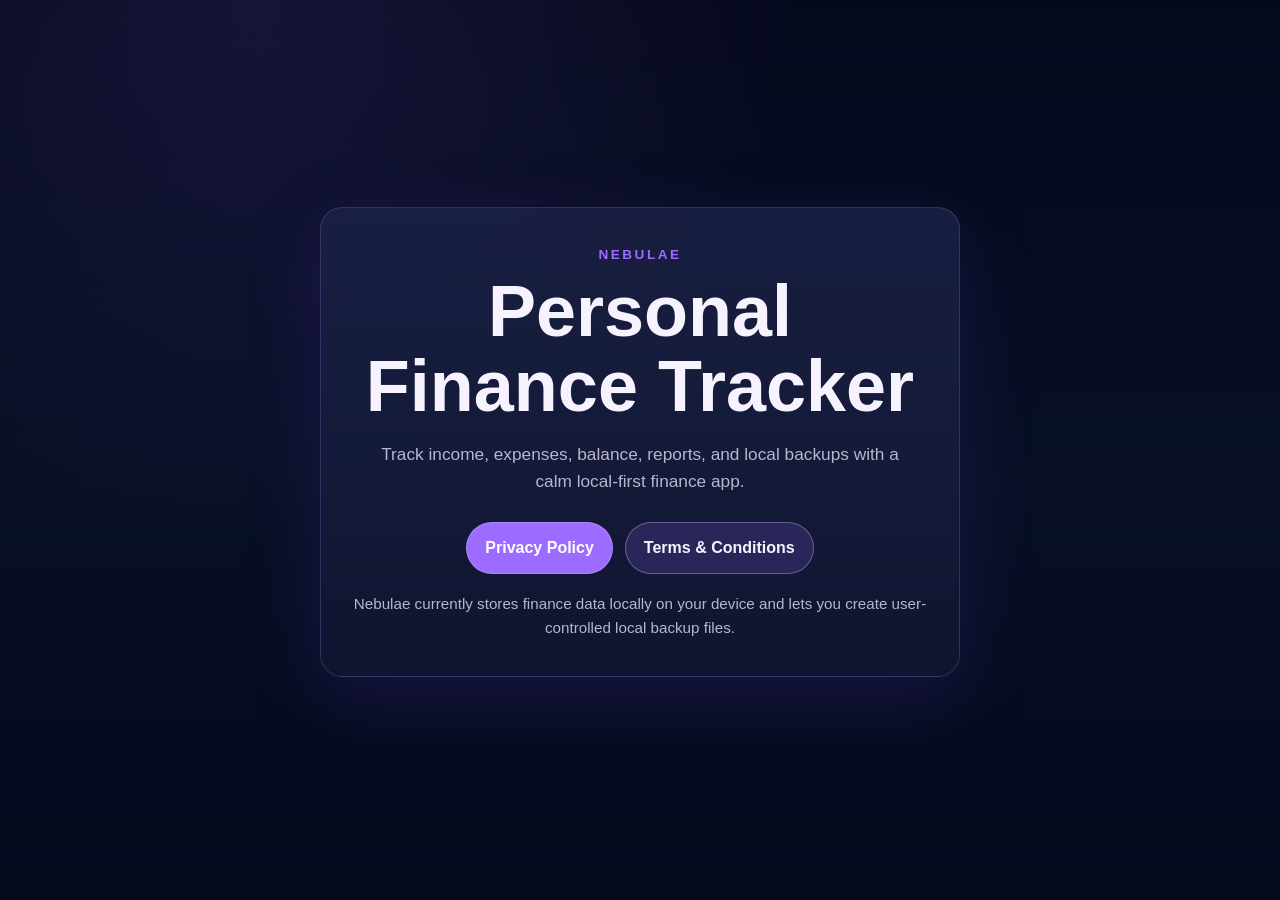
<file: index.html>
<!doctype html>
<html lang="en">
<head>
  <meta charset="utf-8">
  <meta name="viewport" content="width=device-width, initial-scale=1">
  <title>Nebulae | Personal Finance Tracker</title>
  <link rel="stylesheet" href="styles.css">
</head>
<body>
  <main class="page home-page">
    <section class="hero card">
      <p class="eyebrow">Nebulae</p>
      <h1>Personal Finance Tracker</h1>
      <p class="subtitle">Track income, expenses, balance, reports, and local backups with a calm local-first finance app.</p>
      <nav class="link-row" aria-label="Legal pages">
        <a class="button" href="privacy-policy.html">Privacy Policy</a>
        <a class="button secondary" href="terms.html">Terms &amp; Conditions</a>
      </nav>
      <p class="note">Nebulae currently stores finance data locally on your device and lets you create user-controlled local backup files.</p>
    </section>
  </main>
</body>
</html>
</file>
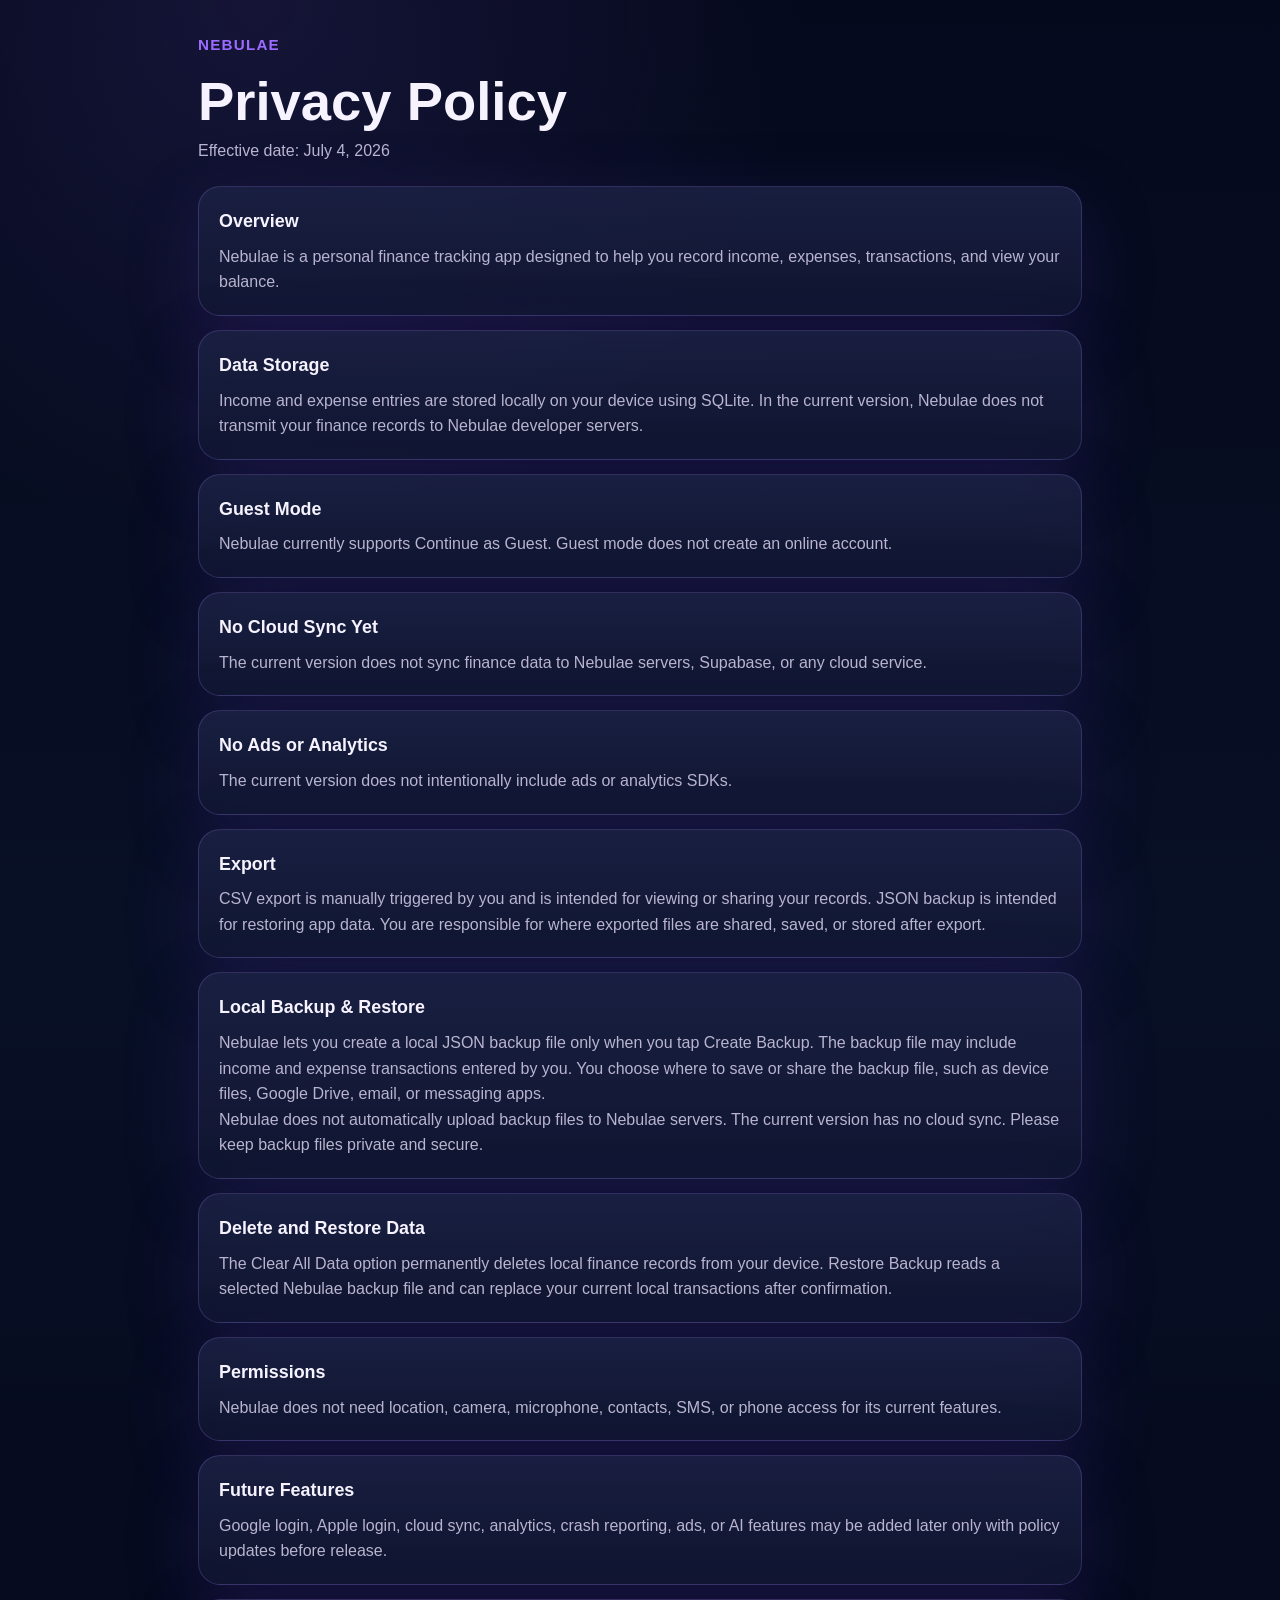
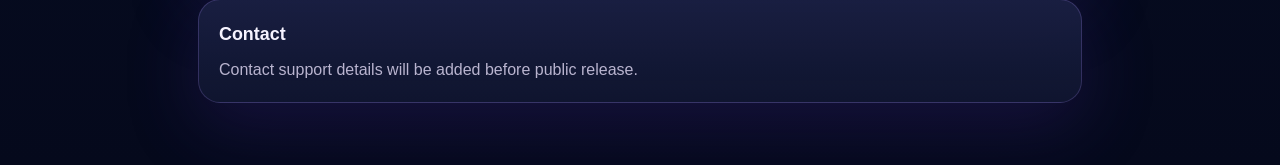
<file: privacy-policy.html>
<!doctype html>
<html lang="en">
<head>
  <meta charset="utf-8">
  <meta name="viewport" content="width=device-width, initial-scale=1">
  <title>Privacy Policy | Nebulae</title>
  <link rel="stylesheet" href="styles.css">
</head>
<body>
  <main class="page legal-page">
    <header class="page-header">
      <a class="back-link" href="index.html">Nebulae</a>
      <h1>Privacy Policy</h1>
      <p class="effective-date">Effective date: July 4, 2026</p>
    </header>

    <section class="card">
      <h2>Overview</h2>
      <p>Nebulae is a personal finance tracking app designed to help you record income, expenses, transactions, and view your balance.</p>
    </section>

    <section class="card">
      <h2>Data Storage</h2>
      <p>Income and expense entries are stored locally on your device using SQLite. In the current version, Nebulae does not transmit your finance records to Nebulae developer servers.</p>
    </section>

    <section class="card">
      <h2>Guest Mode</h2>
      <p>Nebulae currently supports Continue as Guest. Guest mode does not create an online account.</p>
    </section>

    <section class="card">
      <h2>No Cloud Sync Yet</h2>
      <p>The current version does not sync finance data to Nebulae servers, Supabase, or any cloud service.</p>
    </section>

    <section class="card">
      <h2>No Ads or Analytics</h2>
      <p>The current version does not intentionally include ads or analytics SDKs.</p>
    </section>

    <section class="card">
      <h2>Export</h2>
      <p>CSV export is manually triggered by you and is intended for viewing or sharing your records. JSON backup is intended for restoring app data. You are responsible for where exported files are shared, saved, or stored after export.</p>
    </section>

    <section class="card">
      <h2>Local Backup &amp; Restore</h2>
      <p>Nebulae lets you create a local JSON backup file only when you tap Create Backup. The backup file may include income and expense transactions entered by you. You choose where to save or share the backup file, such as device files, Google Drive, email, or messaging apps.</p>
      <p>Nebulae does not automatically upload backup files to Nebulae servers. The current version has no cloud sync. Please keep backup files private and secure.</p>
    </section>

    <section class="card">
      <h2>Delete and Restore Data</h2>
      <p>The Clear All Data option permanently deletes local finance records from your device. Restore Backup reads a selected Nebulae backup file and can replace your current local transactions after confirmation.</p>
    </section>

    <section class="card">
      <h2>Permissions</h2>
      <p>Nebulae does not need location, camera, microphone, contacts, SMS, or phone access for its current features.</p>
    </section>

    <section class="card">
      <h2>Future Features</h2>
      <p>Google login, Apple login, cloud sync, analytics, crash reporting, ads, or AI features may be added later only with policy updates before release.</p>
    </section>

    <section class="card">
      <h2>Contact</h2>
      <p>Contact support details will be added before public release.</p>
    </section>
  </main>
</body>
</html>
</file>
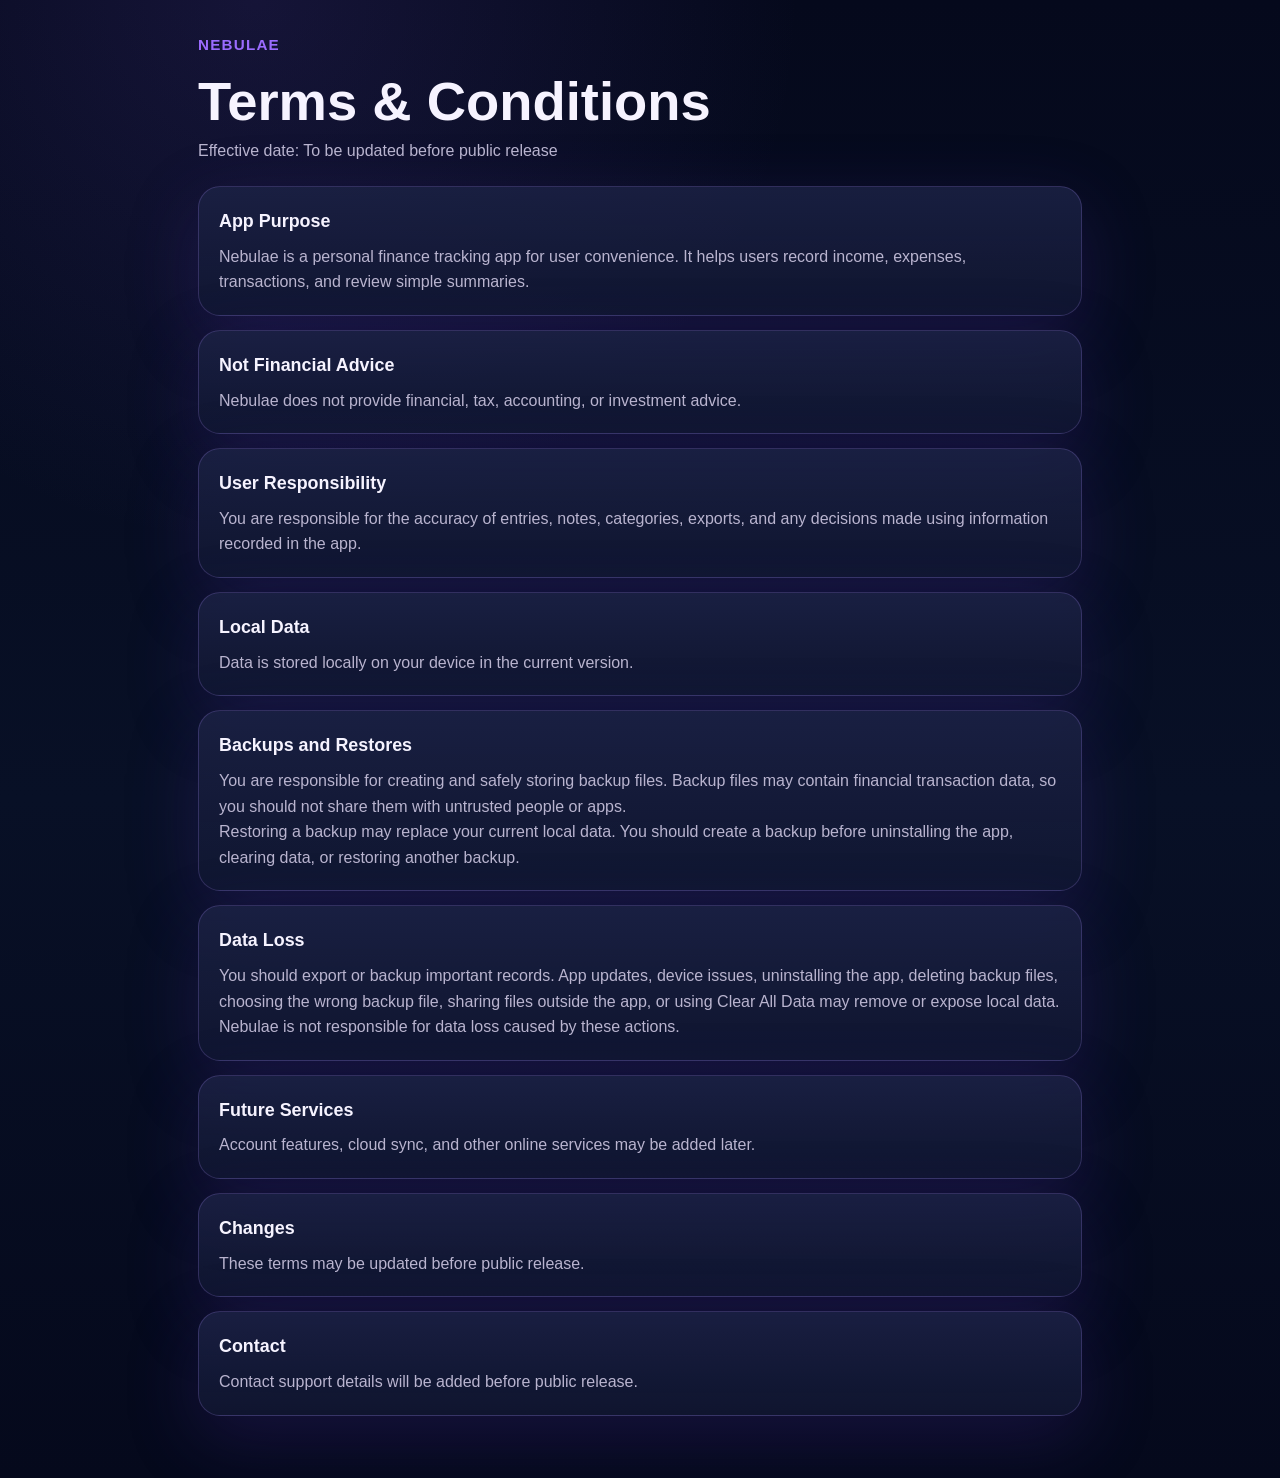
<file: terms.html>
<!doctype html>
<html lang="en">
<head>
  <meta charset="utf-8">
  <meta name="viewport" content="width=device-width, initial-scale=1">
  <title>Terms &amp; Conditions | Nebulae</title>
  <link rel="stylesheet" href="styles.css">
</head>
<body>
  <main class="page legal-page">
    <header class="page-header">
      <a class="back-link" href="index.html">Nebulae</a>
      <h1>Terms &amp; Conditions</h1>
      <p class="effective-date">Effective date: To be updated before public release</p>
    </header>

    <section class="card">
      <h2>App Purpose</h2>
      <p>Nebulae is a personal finance tracking app for user convenience. It helps users record income, expenses, transactions, and review simple summaries.</p>
    </section>

    <section class="card">
      <h2>Not Financial Advice</h2>
      <p>Nebulae does not provide financial, tax, accounting, or investment advice.</p>
    </section>

    <section class="card">
      <h2>User Responsibility</h2>
      <p>You are responsible for the accuracy of entries, notes, categories, exports, and any decisions made using information recorded in the app.</p>
    </section>

    <section class="card">
      <h2>Local Data</h2>
      <p>Data is stored locally on your device in the current version.</p>
    </section>

    <section class="card">
      <h2>Backups and Restores</h2>
      <p>You are responsible for creating and safely storing backup files. Backup files may contain financial transaction data, so you should not share them with untrusted people or apps.</p>
      <p>Restoring a backup may replace your current local data. You should create a backup before uninstalling the app, clearing data, or restoring another backup.</p>
    </section>

    <section class="card">
      <h2>Data Loss</h2>
      <p>You should export or backup important records. App updates, device issues, uninstalling the app, deleting backup files, choosing the wrong backup file, sharing files outside the app, or using Clear All Data may remove or expose local data. Nebulae is not responsible for data loss caused by these actions.</p>
    </section>

    <section class="card">
      <h2>Future Services</h2>
      <p>Account features, cloud sync, and other online services may be added later.</p>
    </section>

    <section class="card">
      <h2>Changes</h2>
      <p>These terms may be updated before public release.</p>
    </section>

    <section class="card">
      <h2>Contact</h2>
      <p>Contact support details will be added before public release.</p>
    </section>
  </main>
</body>
</html>
</file>
<file: styles.css>
:root {
  color-scheme: dark;
  --background: #05091c;
  --background-soft: #0a1028;
  --card: rgba(18, 24, 52, 0.78);
  --card-strong: rgba(27, 33, 68, 0.88);
  --border: rgba(167, 139, 250, 0.22);
  --text: #f6f3ff;
  --muted: #b9b4cf;
  --accent: #9b6cff;
  --accent-soft: rgba(155, 108, 255, 0.18);
  --shadow: rgba(63, 39, 143, 0.28);
}

* {
  box-sizing: border-box;
}

html {
  min-height: 100%;
  background: var(--background);
}

body {
  margin: 0;
  min-height: 100%;
  background:
    radial-gradient(circle at 20% 0%, rgba(95, 70, 180, 0.18), transparent 34rem),
    linear-gradient(180deg, #05091c 0%, #081026 54%, #05091c 100%);
  color: var(--text);
  font-family: Arial, Helvetica, sans-serif;
  line-height: 1.6;
}

.page {
  width: min(920px, 100%);
  margin: 0 auto;
  padding: 32px 18px 48px;
}

.home-page {
  min-height: 100vh;
  display: grid;
  place-items: center;
}

.hero {
  width: min(640px, 100%);
  text-align: center;
  padding: 36px 24px;
}

.page-header {
  margin: 0 0 22px;
}

.back-link {
  display: inline-flex;
  margin-bottom: 16px;
  color: var(--accent);
  font-size: 0.95rem;
  font-weight: 700;
  letter-spacing: 0.08em;
  text-decoration: none;
  text-transform: uppercase;
}

.eyebrow {
  margin: 0 0 8px;
  color: var(--accent);
  font-size: 0.85rem;
  font-weight: 700;
  letter-spacing: 0.18em;
  text-transform: uppercase;
}

h1,
h2 {
  margin: 0;
  letter-spacing: 0;
}

h1 {
  font-size: clamp(2rem, 8vw, 4.5rem);
  line-height: 1.05;
}

.legal-page h1 {
  font-size: clamp(2rem, 7vw, 3.4rem);
}

h2 {
  font-size: 1.12rem;
  margin-bottom: 8px;
}

p {
  margin: 0;
  color: var(--muted);
}

.subtitle {
  margin: 16px auto 0;
  max-width: 34rem;
  font-size: 1.08rem;
}

.effective-date {
  margin-top: 8px;
}

.note {
  margin-top: 18px;
  font-size: 0.95rem;
}

.card {
  background: linear-gradient(180deg, var(--card-strong), var(--card));
  border: 1px solid var(--border);
  border-radius: 22px;
  box-shadow: 0 22px 70px var(--shadow);
}

.legal-page .card {
  margin-bottom: 14px;
  padding: 20px;
}

.link-row {
  display: flex;
  flex-wrap: wrap;
  justify-content: center;
  gap: 12px;
  margin-top: 26px;
}

.button {
  display: inline-flex;
  min-height: 48px;
  align-items: center;
  justify-content: center;
  padding: 12px 18px;
  border: 1px solid rgba(202, 184, 255, 0.38);
  border-radius: 999px;
  background: var(--accent);
  color: #ffffff;
  font-weight: 700;
  text-decoration: none;
}

.button.secondary {
  background: var(--accent-soft);
  color: var(--text);
}

@media (max-width: 560px) {
  .page {
    padding: 24px 14px 36px;
  }

  .hero {
    padding: 28px 18px;
  }

  .button {
    width: 100%;
  }

  .legal-page .card {
    padding: 18px;
    border-radius: 18px;
  }
}
</file>
